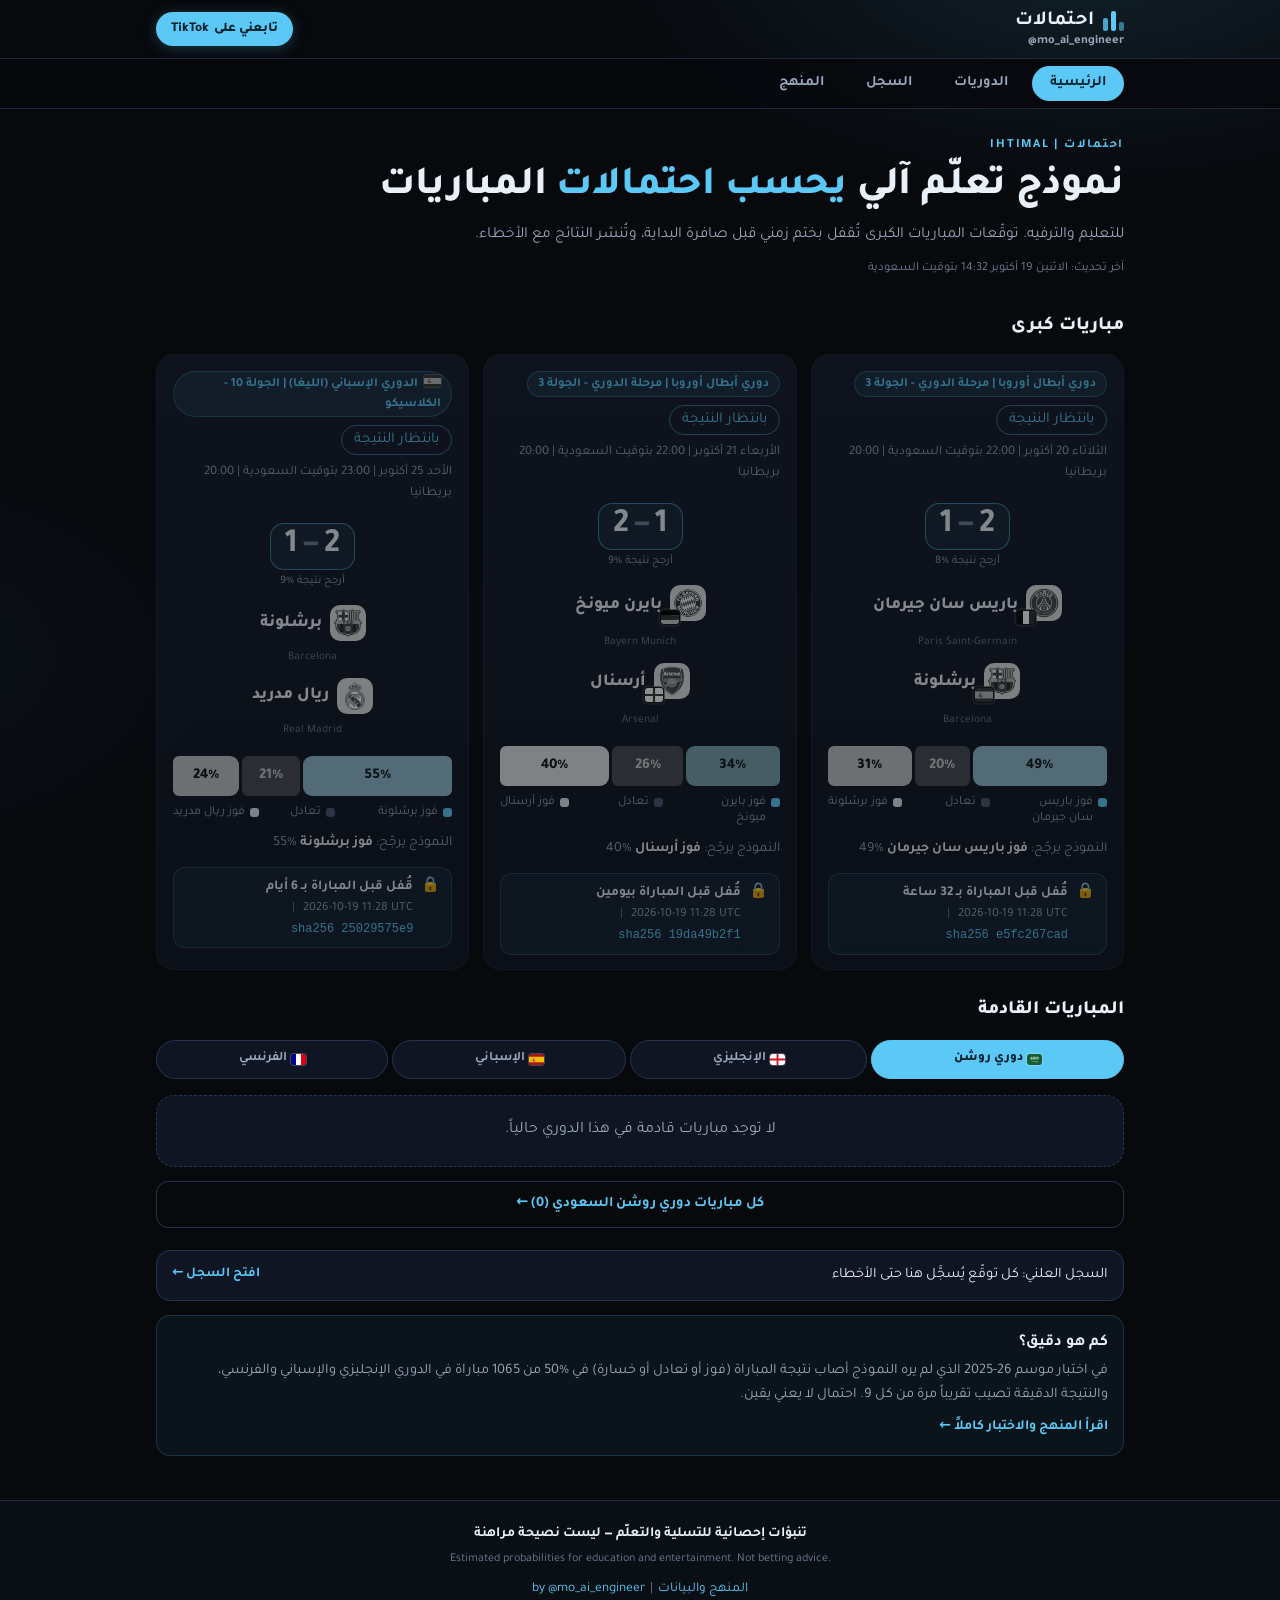
<file: site/index.html>
<!doctype html>
<html lang="ar" dir="rtl">
<head>
<meta charset="utf-8">
<meta name="viewport" content="width=device-width,initial-scale=1,viewport-fit=cover">
<title>الرئيسية | احتمالات</title>
<meta name="description" content="نموذج تعلّم آلي يحسب احتمالات المباريات: دوري روشن والدوري الإنجليزي والإسباني والفرنسي. للتعليم والترفيه.">
<meta name="theme-color" content="#07090D">
<meta property="og:type" content="website"><meta property="og:locale" content="ar_AR">
<meta property="og:title" content="احتمالات | احتمالات المباريات بنموذج تعلّم آلي">
<meta property="og:description" content="احتمالات فوز/تعادل/خسارة وأرجح نتيجة، وسجل علني يشمل الأخطاء.">
<link rel="icon" href="data:image/svg+xml,%3Csvg xmlns='http://www.w3.org/2000/svg' viewBox='0 0 32 32'%3E%3Crect width='32' height='32' rx='8' fill='%2307090D'/%3E%3Crect x='7' y='16' width='5' height='9' rx='2' fill='%235BC8F5' opacity='.55'/%3E%3Crect x='14' y='7' width='5' height='18' rx='2' fill='%235BC8F5'/%3E%3Crect x='21' y='12' width='5' height='13' rx='2' fill='%235BC8F5' opacity='.8'/%3E%3C/svg%3E">
<link rel="preconnect" href="https://fonts.googleapis.com"><link rel="preconnect" href="https://fonts.gstatic.com" crossorigin>
<link href="https://fonts.googleapis.com/css2?family=Tajawal:wght@400;500;700;800&display=swap" rel="stylesheet">
<link rel="stylesheet" href="assets/style.css">
</head>
<body data-page="home">
<div id="hdr"></div>
<main id="app"><div class="wrap"><p class="empty">جارٍ التحميل...</p></div></main>
<div id="ftr"></div>
<noscript><p style="padding:20px;text-align:center">يحتاج الموقع إلى JavaScript لعرض الاحتمالات.</p></noscript>
<script src="assets/teams.js"></script>
<script src="assets/app.js"></script>
</body>
</html>
</file>
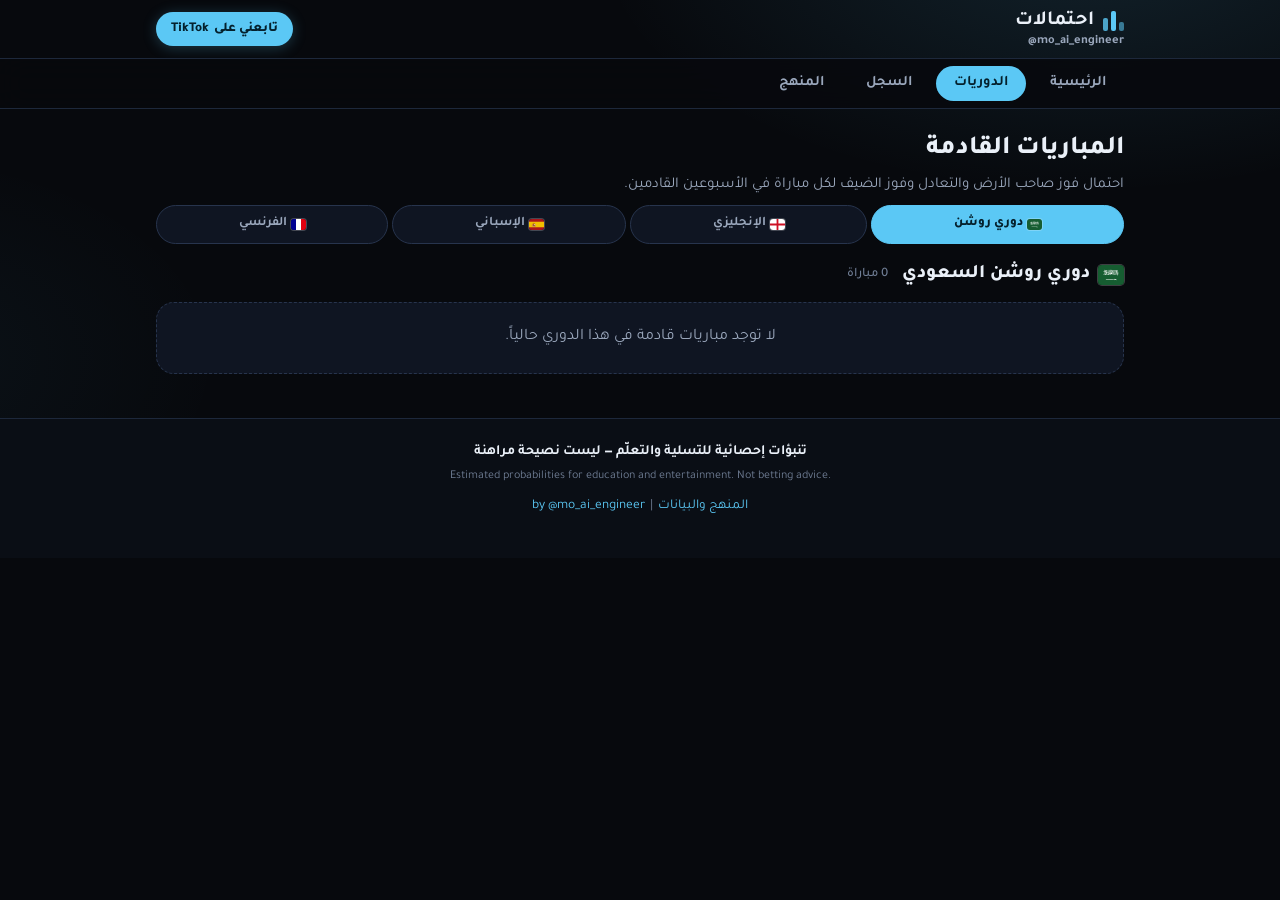
<file: site/league.html>
<!doctype html>
<html lang="ar" dir="rtl">
<head>
<meta charset="utf-8">
<meta name="viewport" content="width=device-width,initial-scale=1,viewport-fit=cover">
<title>المباريات القادمة | احتمالات</title>
<meta name="description" content="نموذج تعلّم آلي يحسب احتمالات المباريات: دوري روشن والدوري الإنجليزي والإسباني والفرنسي. للتعليم والترفيه.">
<meta name="theme-color" content="#07090D">
<meta property="og:type" content="website"><meta property="og:locale" content="ar_AR">
<meta property="og:title" content="احتمالات | احتمالات المباريات بنموذج تعلّم آلي">
<meta property="og:description" content="احتمالات فوز/تعادل/خسارة وأرجح نتيجة، وسجل علني يشمل الأخطاء.">
<link rel="icon" href="data:image/svg+xml,%3Csvg xmlns='http://www.w3.org/2000/svg' viewBox='0 0 32 32'%3E%3Crect width='32' height='32' rx='8' fill='%2307090D'/%3E%3Crect x='7' y='16' width='5' height='9' rx='2' fill='%235BC8F5' opacity='.55'/%3E%3Crect x='14' y='7' width='5' height='18' rx='2' fill='%235BC8F5'/%3E%3Crect x='21' y='12' width='5' height='13' rx='2' fill='%235BC8F5' opacity='.8'/%3E%3C/svg%3E">
<link rel="preconnect" href="https://fonts.googleapis.com"><link rel="preconnect" href="https://fonts.gstatic.com" crossorigin>
<link href="https://fonts.googleapis.com/css2?family=Tajawal:wght@400;500;700;800&display=swap" rel="stylesheet">
<link rel="stylesheet" href="assets/style.css">
</head>
<body data-page="league">
<div id="hdr"></div>
<main id="app"><div class="wrap"><p class="empty">جارٍ التحميل...</p></div></main>
<div id="ftr"></div>
<noscript><p style="padding:20px;text-align:center">يحتاج الموقع إلى JavaScript لعرض الاحتمالات.</p></noscript>
<script src="assets/teams.js"></script>
<script src="assets/app.js"></script>
</body>
</html>
</file>
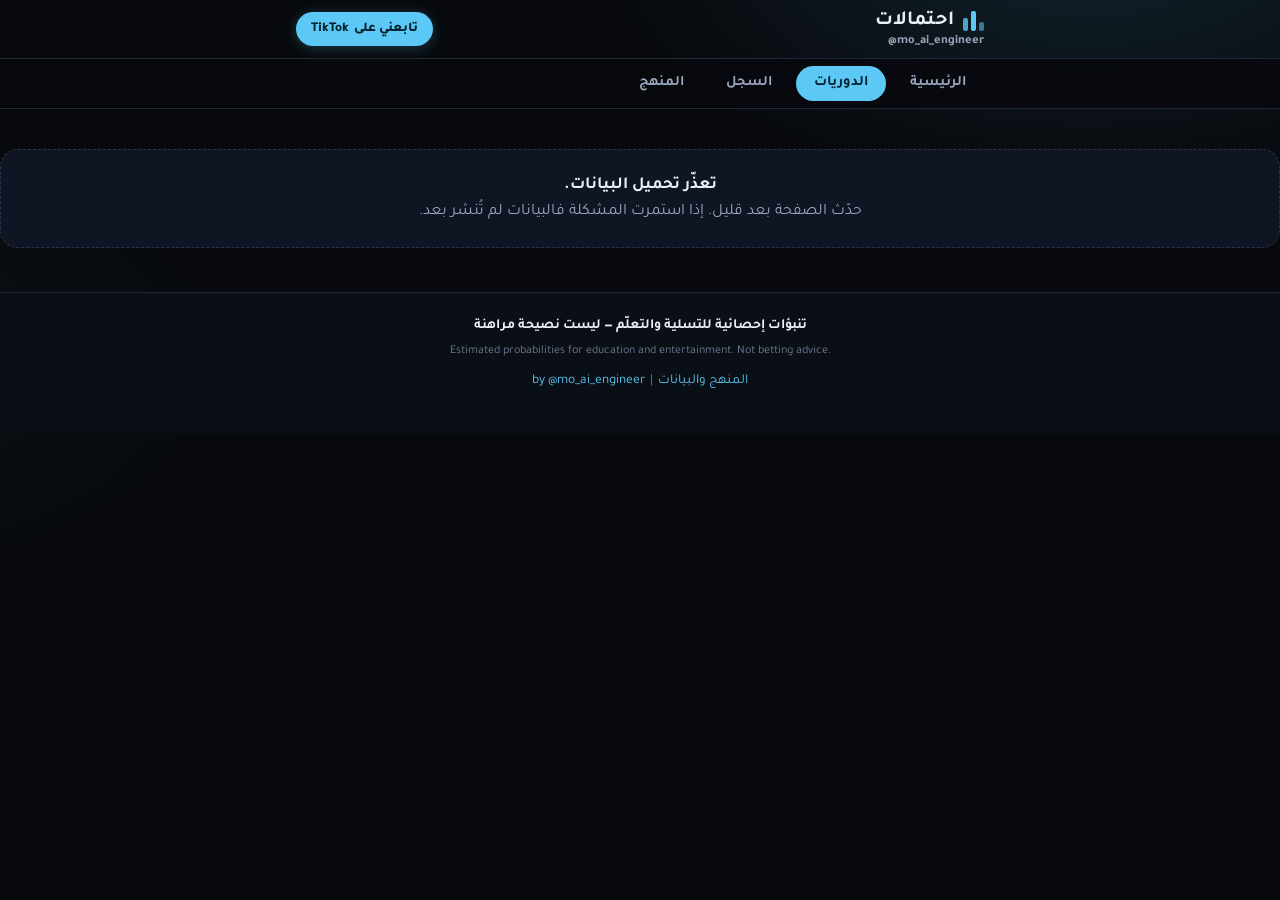
<file: site/match.html>
<!doctype html>
<html lang="ar" dir="rtl">
<head>
<meta charset="utf-8">
<meta name="viewport" content="width=device-width,initial-scale=1,viewport-fit=cover">
<title>المباراة | احتمالات</title>
<meta name="description" content="نموذج تعلّم آلي يحسب احتمالات المباريات: دوري روشن والدوري الإنجليزي والإسباني والفرنسي. للتعليم والترفيه.">
<meta name="theme-color" content="#07090D">
<meta property="og:type" content="website"><meta property="og:locale" content="ar_AR">
<meta property="og:title" content="احتمالات | احتمالات المباريات بنموذج تعلّم آلي">
<meta property="og:description" content="احتمالات فوز/تعادل/خسارة وأرجح نتيجة، وسجل علني يشمل الأخطاء.">
<link rel="icon" href="data:image/svg+xml,%3Csvg xmlns='http://www.w3.org/2000/svg' viewBox='0 0 32 32'%3E%3Crect width='32' height='32' rx='8' fill='%2307090D'/%3E%3Crect x='7' y='16' width='5' height='9' rx='2' fill='%235BC8F5' opacity='.55'/%3E%3Crect x='14' y='7' width='5' height='18' rx='2' fill='%235BC8F5'/%3E%3Crect x='21' y='12' width='5' height='13' rx='2' fill='%235BC8F5' opacity='.8'/%3E%3C/svg%3E">
<link rel="preconnect" href="https://fonts.googleapis.com"><link rel="preconnect" href="https://fonts.gstatic.com" crossorigin>
<link href="https://fonts.googleapis.com/css2?family=Tajawal:wght@400;500;700;800&display=swap" rel="stylesheet">
<link rel="stylesheet" href="assets/style.css">
</head>
<body data-page="match">
<div id="hdr"></div>
<main id="app"><div class="wrap"><p class="empty">جارٍ التحميل...</p></div></main>
<div id="ftr"></div>
<noscript><p style="padding:20px;text-align:center">يحتاج الموقع إلى JavaScript لعرض الاحتمالات.</p></noscript>
<script src="assets/teams.js"></script>
<script src="assets/app.js"></script>
</body>
</html>
</file>
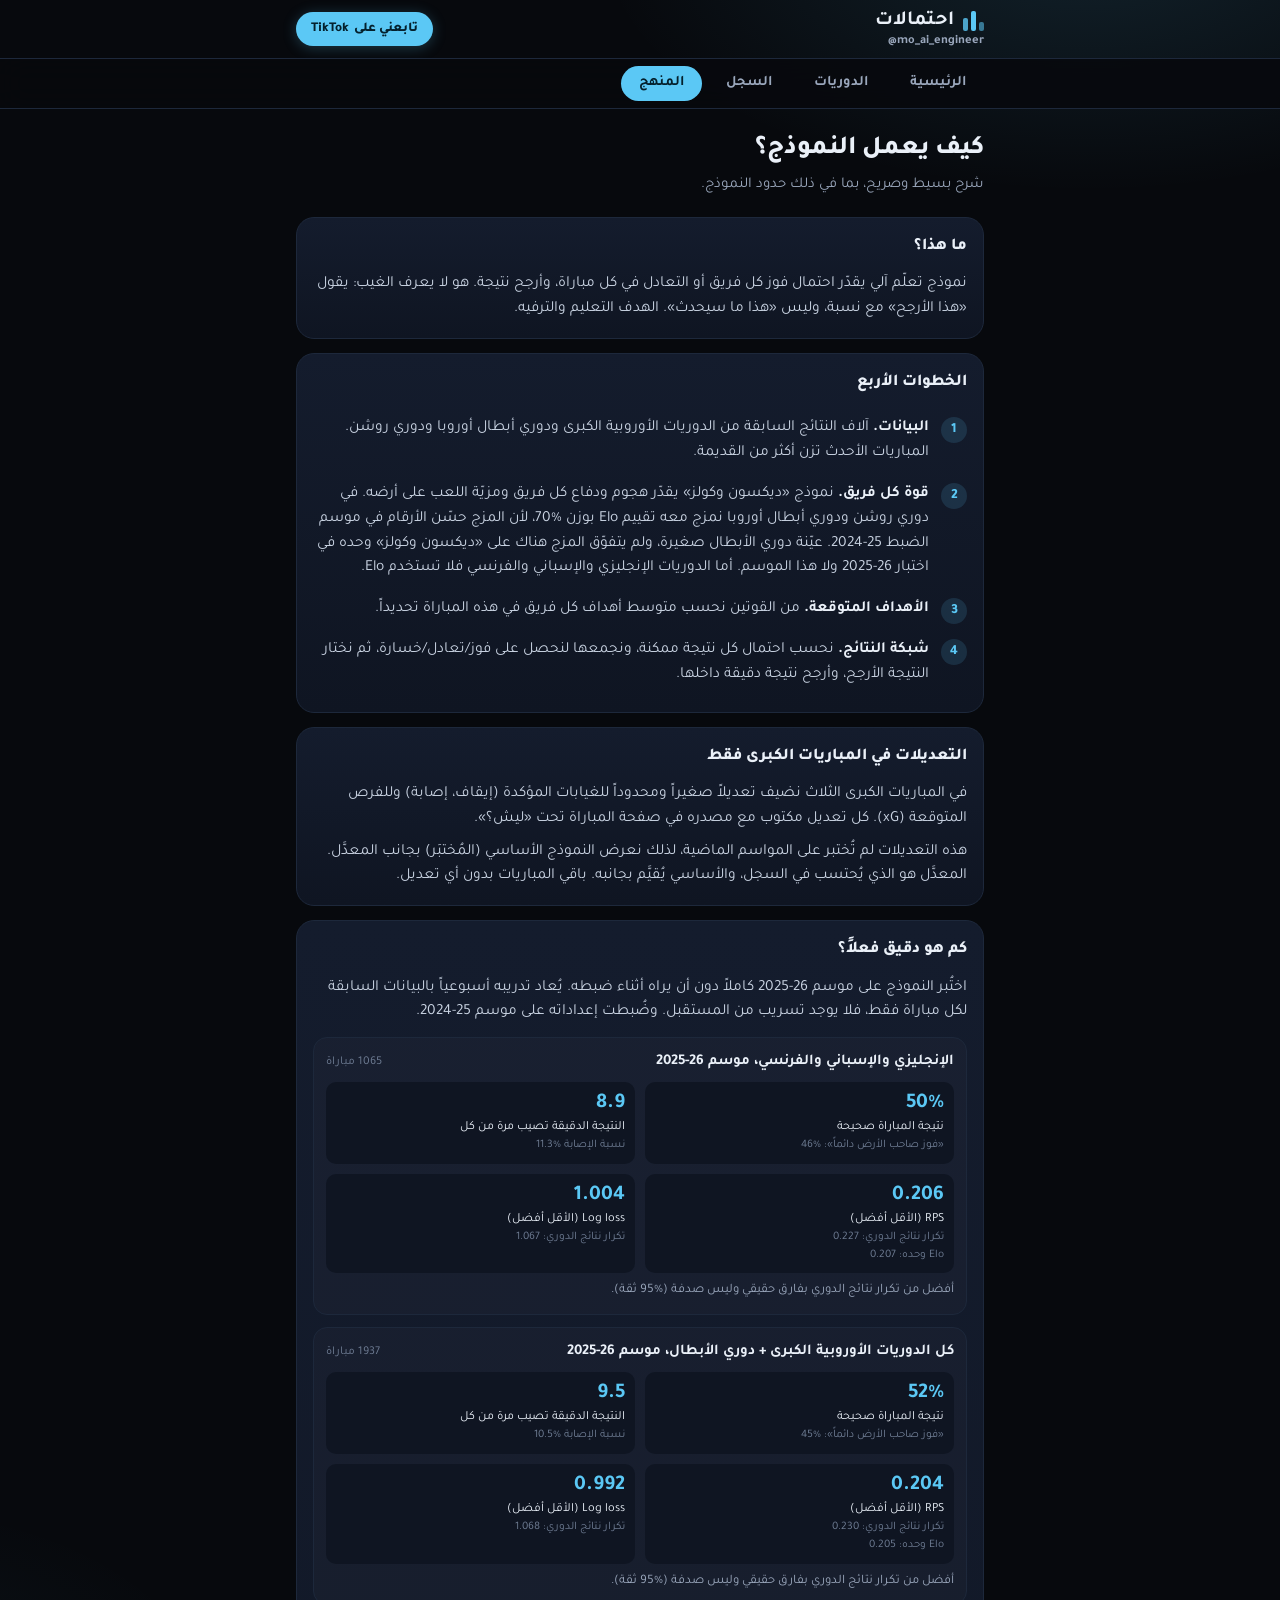
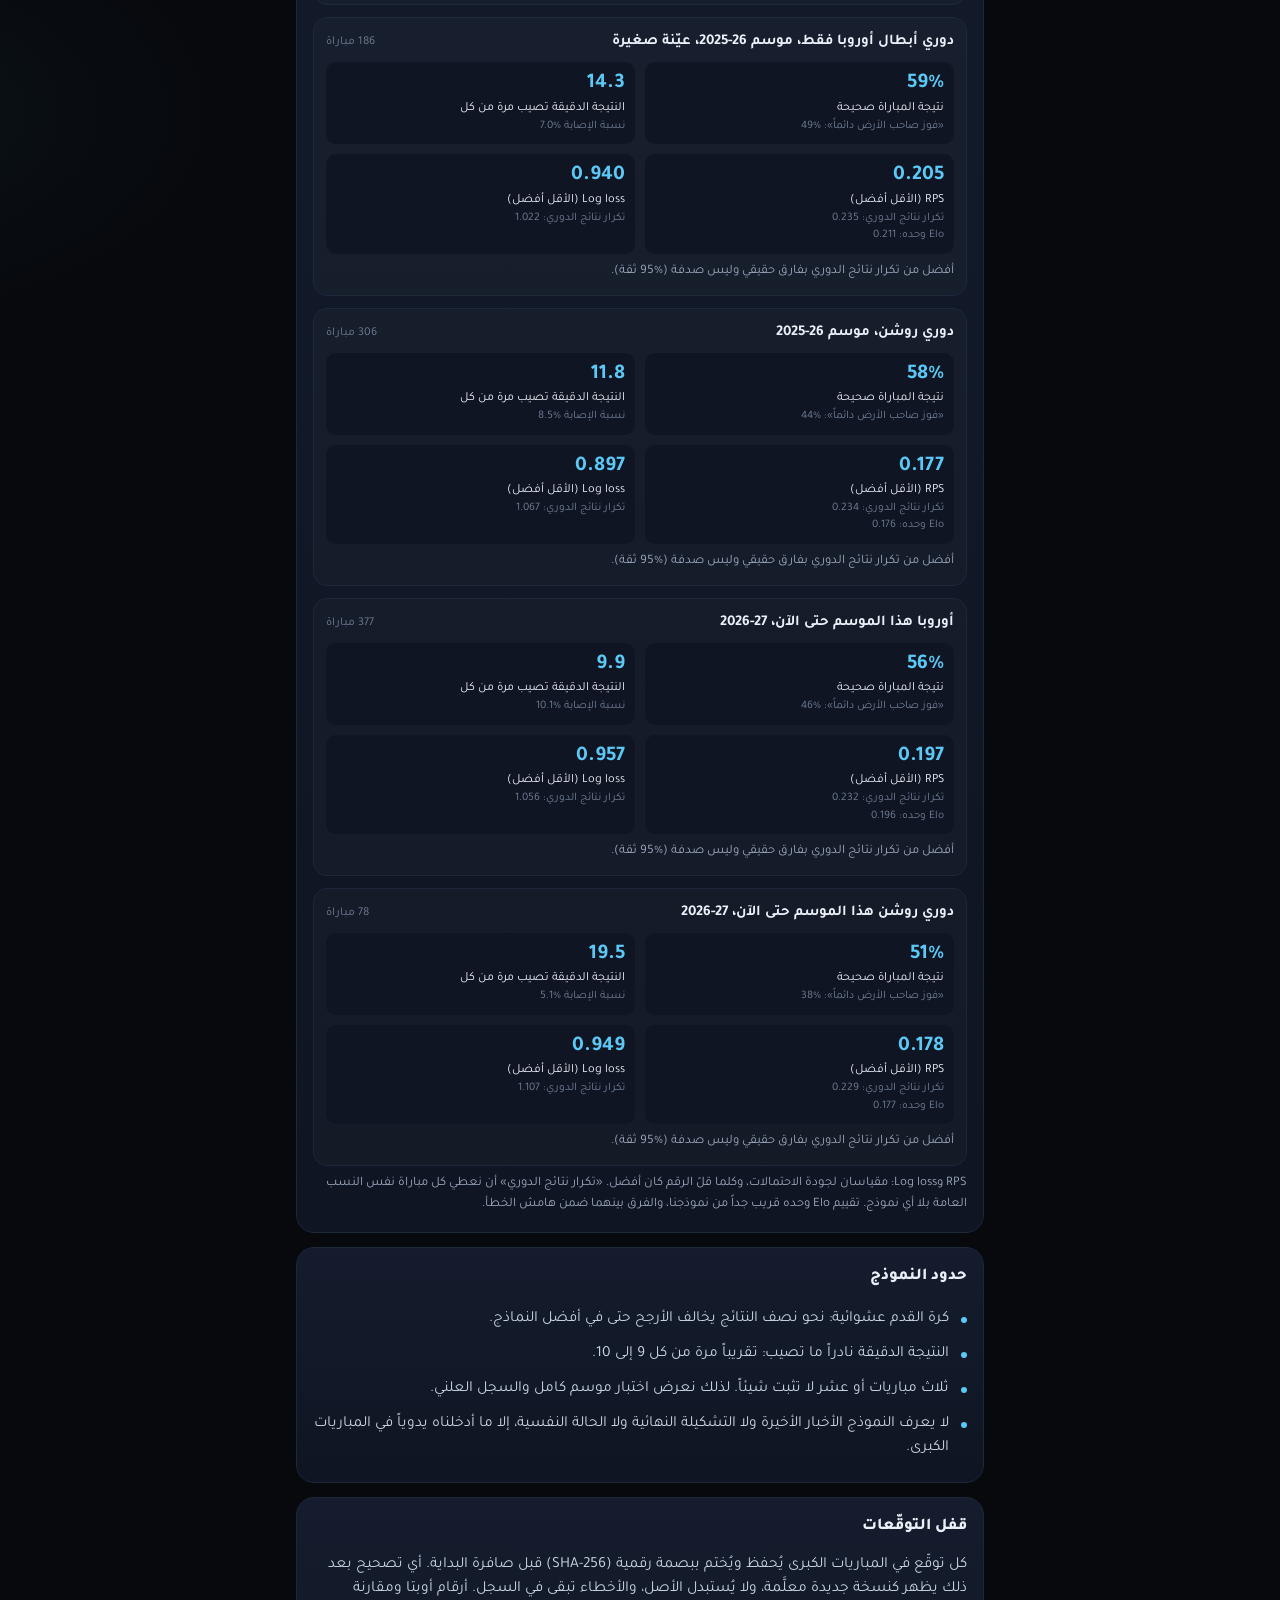
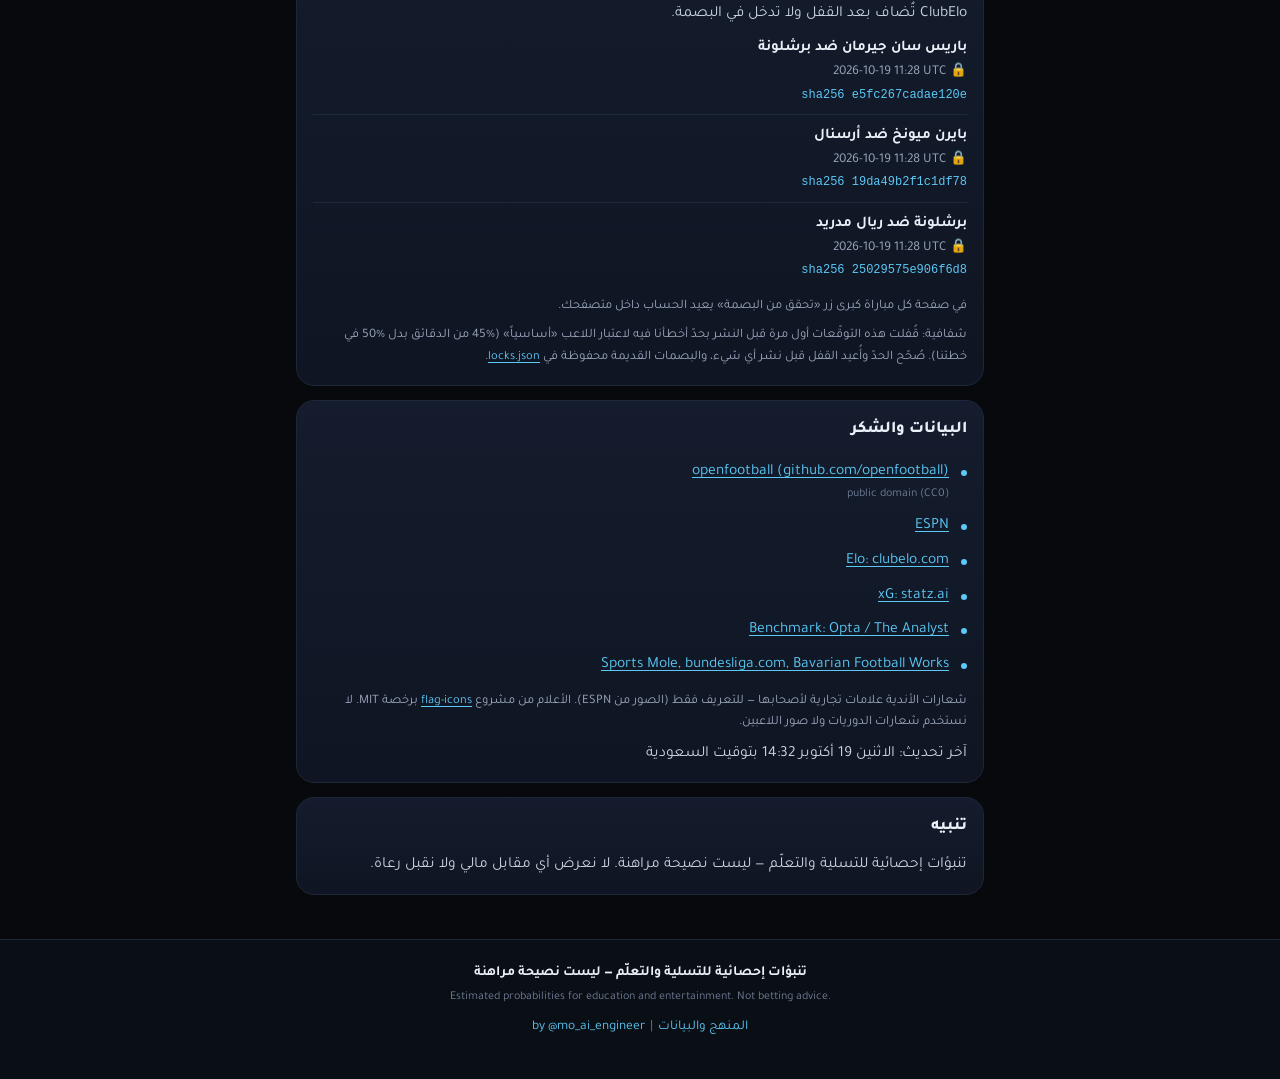
<file: site/method.html>
<!doctype html>
<html lang="ar" dir="rtl">
<head>
<meta charset="utf-8">
<meta name="viewport" content="width=device-width,initial-scale=1,viewport-fit=cover">
<title>المنهج | احتمالات</title>
<meta name="description" content="نموذج تعلّم آلي يحسب احتمالات المباريات: دوري روشن والدوري الإنجليزي والإسباني والفرنسي. للتعليم والترفيه.">
<meta name="theme-color" content="#07090D">
<meta property="og:type" content="website"><meta property="og:locale" content="ar_AR">
<meta property="og:title" content="احتمالات | احتمالات المباريات بنموذج تعلّم آلي">
<meta property="og:description" content="احتمالات فوز/تعادل/خسارة وأرجح نتيجة، وسجل علني يشمل الأخطاء.">
<link rel="icon" href="data:image/svg+xml,%3Csvg xmlns='http://www.w3.org/2000/svg' viewBox='0 0 32 32'%3E%3Crect width='32' height='32' rx='8' fill='%2307090D'/%3E%3Crect x='7' y='16' width='5' height='9' rx='2' fill='%235BC8F5' opacity='.55'/%3E%3Crect x='14' y='7' width='5' height='18' rx='2' fill='%235BC8F5'/%3E%3Crect x='21' y='12' width='5' height='13' rx='2' fill='%235BC8F5' opacity='.8'/%3E%3C/svg%3E">
<link rel="preconnect" href="https://fonts.googleapis.com"><link rel="preconnect" href="https://fonts.gstatic.com" crossorigin>
<link href="https://fonts.googleapis.com/css2?family=Tajawal:wght@400;500;700;800&display=swap" rel="stylesheet">
<link rel="stylesheet" href="assets/style.css">
</head>
<body data-page="method">
<div id="hdr"></div>
<main id="app"><div class="wrap"><p class="empty">جارٍ التحميل...</p></div></main>
<div id="ftr"></div>
<noscript><p style="padding:20px;text-align:center">يحتاج الموقع إلى JavaScript لعرض الاحتمالات.</p></noscript>
<script src="assets/teams.js"></script>
<script src="assets/app.js"></script>
</body>
</html>
</file>
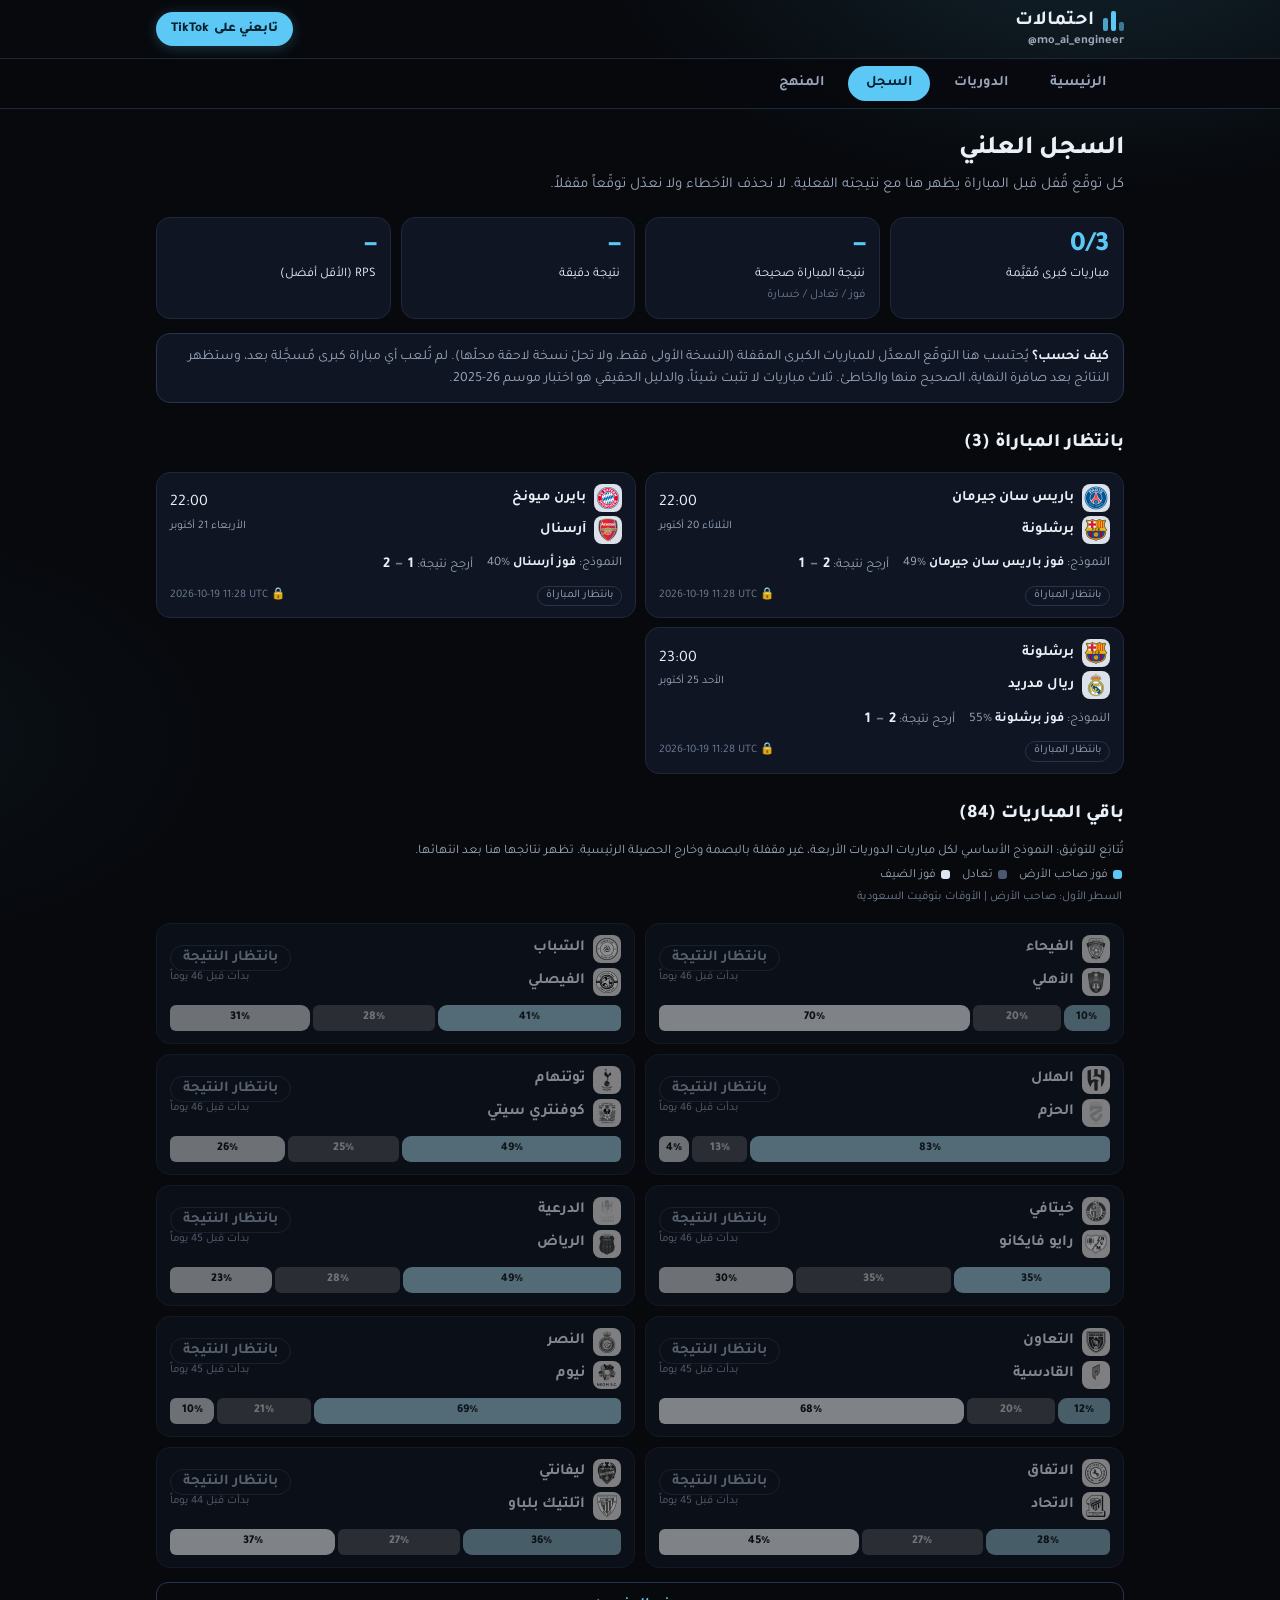
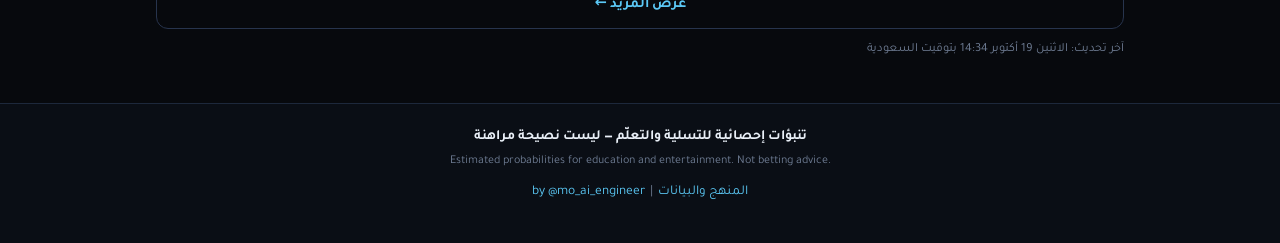
<file: site/record.html>
<!doctype html>
<html lang="ar" dir="rtl">
<head>
<meta charset="utf-8">
<meta name="viewport" content="width=device-width,initial-scale=1,viewport-fit=cover">
<title>السجل العلني | احتمالات</title>
<meta name="description" content="نموذج تعلّم آلي يحسب احتمالات المباريات: دوري روشن والدوري الإنجليزي والإسباني والفرنسي. للتعليم والترفيه.">
<meta name="theme-color" content="#07090D">
<meta property="og:type" content="website"><meta property="og:locale" content="ar_AR">
<meta property="og:title" content="احتمالات | احتمالات المباريات بنموذج تعلّم آلي">
<meta property="og:description" content="احتمالات فوز/تعادل/خسارة وأرجح نتيجة، وسجل علني يشمل الأخطاء.">
<link rel="icon" href="data:image/svg+xml,%3Csvg xmlns='http://www.w3.org/2000/svg' viewBox='0 0 32 32'%3E%3Crect width='32' height='32' rx='8' fill='%2307090D'/%3E%3Crect x='7' y='16' width='5' height='9' rx='2' fill='%235BC8F5' opacity='.55'/%3E%3Crect x='14' y='7' width='5' height='18' rx='2' fill='%235BC8F5'/%3E%3Crect x='21' y='12' width='5' height='13' rx='2' fill='%235BC8F5' opacity='.8'/%3E%3C/svg%3E">
<link rel="preconnect" href="https://fonts.googleapis.com"><link rel="preconnect" href="https://fonts.gstatic.com" crossorigin>
<link href="https://fonts.googleapis.com/css2?family=Tajawal:wght@400;500;700;800&display=swap" rel="stylesheet">
<link rel="stylesheet" href="assets/style.css">
</head>
<body data-page="record">
<div id="hdr"></div>
<main id="app"><div class="wrap"><p class="empty">جارٍ التحميل...</p></div></main>
<div id="ftr"></div>
<noscript><p style="padding:20px;text-align:center">يحتاج الموقع إلى JavaScript لعرض الاحتمالات.</p></noscript>
<script src="assets/teams.js"></script>
<script src="assets/app.js"></script>
</body>
</html>
</file>
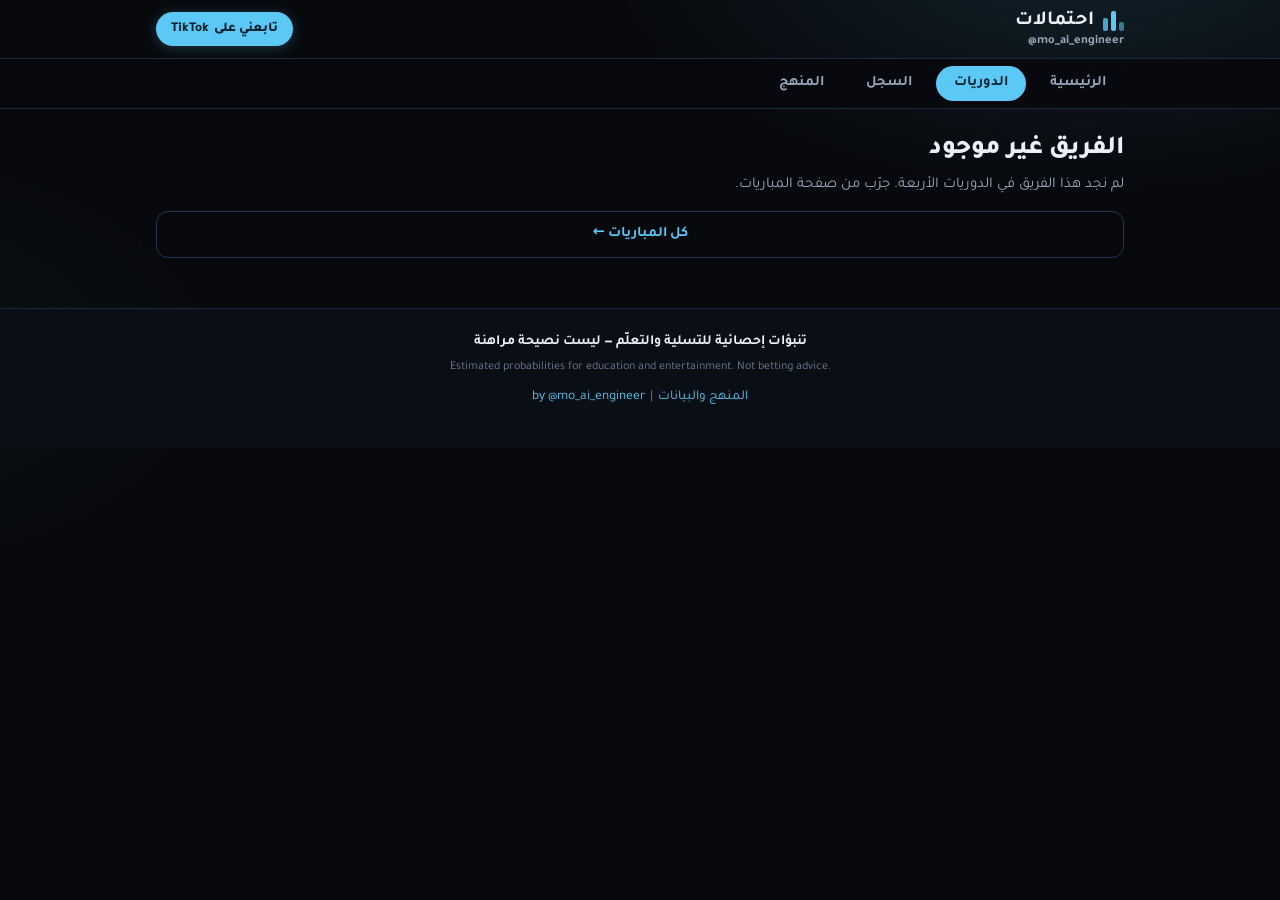
<file: site/team.html>
<!doctype html>
<html lang="ar" dir="rtl">
<head>
<meta charset="utf-8">
<meta name="viewport" content="width=device-width,initial-scale=1,viewport-fit=cover">
<title>الفريق | احتمالات</title>
<meta name="description" content="نموذج تعلّم آلي يحسب احتمالات المباريات: دوري روشن والدوري الإنجليزي والإسباني والفرنسي. للتعليم والترفيه.">
<meta name="theme-color" content="#07090D">
<meta property="og:type" content="website"><meta property="og:locale" content="ar_AR">
<meta property="og:title" content="احتمالات | احتمالات المباريات بنموذج تعلّم آلي">
<meta property="og:description" content="احتمالات فوز/تعادل/خسارة وأرجح نتيجة، وسجل علني يشمل الأخطاء.">
<link rel="icon" href="data:image/svg+xml,%3Csvg xmlns='http://www.w3.org/2000/svg' viewBox='0 0 32 32'%3E%3Crect width='32' height='32' rx='8' fill='%2307090D'/%3E%3Crect x='7' y='16' width='5' height='9' rx='2' fill='%235BC8F5' opacity='.55'/%3E%3Crect x='14' y='7' width='5' height='18' rx='2' fill='%235BC8F5'/%3E%3Crect x='21' y='12' width='5' height='13' rx='2' fill='%235BC8F5' opacity='.8'/%3E%3C/svg%3E">
<link rel="preconnect" href="https://fonts.googleapis.com"><link rel="preconnect" href="https://fonts.gstatic.com" crossorigin>
<link href="https://fonts.googleapis.com/css2?family=Tajawal:wght@400;500;700;800&display=swap" rel="stylesheet">
<link rel="stylesheet" href="assets/style.css">
</head>
<body data-page="team">
<div id="hdr"></div>
<main id="app"><div class="wrap"><p class="empty">جارٍ التحميل...</p></div></main>
<div id="ftr"></div>
<noscript><p style="padding:20px;text-align:center">يحتاج الموقع إلى JavaScript لعرض الاحتمالات.</p></noscript>
<script src="assets/teams.js"></script>
<script src="assets/app.js"></script>
</body>
</html>
</file>
<file: site/assets/style.css>
/* احتمالات | Ihtimal — dark navy + sky, Arabic RTL, mobile-first */
:root{
  --bg:#07090D; --bg2:#0A0E15; --card:#0F1522; --card2:#141C2D; --line:#1D283B; --line2:#27344D;
  --text:#EAF0F8; --mut:#9AA7BC; --mut2:#6F7D94; --sky:#5BC8F5; --sky-d:#2C8DB6; --draw:#4B5872; --away:#DDE6F1;
  --ok:#5BC8F5; --no:#8793A8; --r:18px;
}
html,body{max-width:100%;overflow-x:hidden}
*{box-sizing:border-box;-webkit-tap-highlight-color:transparent}
html{-webkit-text-size-adjust:100%}
body{margin:0;background:var(--bg);color:var(--text);font-family:Tajawal,"IBM Plex Sans Arabic","Geeza Pro","Noto Sans Arabic","Segoe UI",system-ui,sans-serif;font-size:16px;line-height:1.6;min-height:100vh;
  background-image:radial-gradient(700px 360px at 85% -60px,rgba(91,200,245,.13),transparent 70%),radial-gradient(500px 300px at -10% 40%,rgba(91,200,245,.05),transparent 70%);background-repeat:no-repeat}
a{color:inherit;text-decoration:none}
h1,h2,h3,p,ul,ol{margin:0}
ul,ol{padding:0;list-style:none}
button{font:inherit;color:inherit}
.wrap{max-width:660px;margin:0 auto;padding:0 16px}
.n{direction:ltr;unicode-bidi:isolate;display:inline-block;font-variant-numeric:tabular-nums}
.sep{color:var(--mut2);margin:0 2px}
.fine{font-size:13px;color:var(--mut);line-height:1.6;margin-top:10px}

/* header */
#hdr{display:contents}
.top-in{display:flex;align-items:center;justify-content:space-between;gap:10px;height:52px}
.navbar{position:sticky;top:0;z-index:20;background:rgba(7,9,13,.86);backdrop-filter:blur(14px);-webkit-backdrop-filter:blur(14px);border-top:1px solid var(--line);border-bottom:1px solid var(--line)}
.brand{display:flex;align-items:center;gap:9px;font-size:21px;font-weight:800;letter-spacing:.2px}
.logo{display:inline-flex;align-items:flex-end;gap:3px;height:20px}
.logo i{display:block;width:5px;border-radius:2px;background:var(--sky)}
.logo i:nth-child(1){height:9px;opacity:.55}.logo i:nth-child(2){height:20px}.logo i:nth-child(3){height:13px;opacity:.8}
.nav{display:flex;gap:6px;padding:7px 16px}
.nav a{flex:1;text-align:center;padding:6px 4px;border-radius:999px;font-size:14.5px;color:var(--mut);font-weight:600}
.nav a.on{color:#04202C;background:var(--sky);font-weight:700}

/* hero / page heads */
.hero{padding:26px 0 8px}
.kick{font-size:12.5px;letter-spacing:.14em;color:var(--sky);font-weight:700;direction:ltr;text-align:right;margin-bottom:6px;text-transform:uppercase}
.hero h1{font-size:30px;line-height:1.3;font-weight:800;letter-spacing:-.2px}
.hl{color:var(--sky)}
.strap{color:var(--mut);margin-top:10px;font-size:15.5px}
.updated{color:var(--mut2);font-size:12.5px;margin-top:10px}
.pagehead{padding:24px 0 6px}
.pagehead h1{font-size:26px;font-weight:800;line-height:1.3;display:flex;align-items:center;gap:8px}
.sub{color:var(--mut);margin-top:6px;font-size:15px}

/* sections */
.sec{margin-top:26px}
.sec-h{display:flex;align-items:baseline;justify-content:space-between;margin-bottom:12px}
.sec-h h2{font-size:19px;font-weight:800}
.empty{background:var(--card);border:1px dashed var(--line2);border-radius:var(--r);padding:22px 16px;color:var(--mut);text-align:center;margin-top:12px}
.empty.err{margin-top:40px}.empty b{color:var(--text);font-size:17px}

/* cards */
.card{display:block;background:linear-gradient(180deg,var(--card2),var(--card));border:1px solid var(--line);border-radius:var(--r);padding:16px;margin-top:14px}
.ch{font-size:16.5px;font-weight:800;margin-bottom:12px}
.chip{display:inline-block;font-size:12.5px;font-weight:700;color:var(--sky);background:rgba(91,200,245,.10);border:1px solid rgba(91,200,245,.28);padding:2px 10px;border-radius:999px}
.dot{display:inline-block;width:11px;height:11px;border-radius:50%;flex:none;box-shadow:0 0 0 2px rgba(255,255,255,.08)}
.dot.lg{width:16px;height:16px}

/* featured card */
.feat-grid{display:grid;grid-template-columns:minmax(0,1fr);gap:14px}
.feat{margin-top:0;padding:16px 16px 14px;position:relative;transition:border-color .15s,transform .15s}
.feat:active{transform:scale(.99)}
.feat:hover{border-color:rgba(91,200,245,.5)}
.feat-top{display:flex;gap:8px;align-items:center}
.feat-when{font-size:13px;color:var(--mut);margin:8px 0 14px}
.feat-teams,.mteams{display:grid;grid-template-columns:minmax(0,1fr) auto minmax(0,1fr);align-items:center;gap:6px;margin-bottom:16px}
.ft{display:flex;flex-direction:column;align-items:center;text-align:center;gap:3px;min-width:0}
.ft b{font-size:17px;font-weight:800;line-height:1.25}
.ft small{font-size:11.5px;color:var(--mut2);direction:ltr}
.ft-mid{display:flex;flex-direction:column;align-items:center;gap:3px;min-width:84px}
.ft-mid small{font-size:11.5px;color:var(--mut)}
.score{display:inline-flex;align-items:center;gap:6px;font-weight:800;font-variant-numeric:tabular-nums}
.score i{font-style:normal;color:var(--mut2)}
.score.xl{font-size:34px;padding:2px 14px;border:1.5px solid rgba(91,200,245,.55);border-radius:14px;background:rgba(91,200,245,.08);line-height:1.2}
.score.lg{font-size:26px;color:var(--sky)}
.feat-lean,.lean{font-size:14px;color:var(--mut);margin-top:12px}
.feat-lean b,.lean b{color:var(--text)}
.feat-res{margin-top:10px;display:flex;align-items:center;gap:8px;font-size:14px;color:var(--mut)}

/* W/D/L bar */
.wdl{display:flex;height:34px;gap:3px;direction:rtl}
.wdl .seg{display:flex;align-items:center;justify-content:center;min-width:34px;font-weight:800;font-size:13.5px;border-radius:9px;transition:filter .15s}
.wdl .seg.h{background:var(--sky);color:#04202C;border-radius:9px 6px 6px 9px}
.wdl .seg.d{background:var(--draw);color:#E6ECF5;border-radius:6px}
.wdl .seg.a{background:var(--away);color:#0A1220;border-radius:6px 9px 9px 6px}
.wdl .seg:not(.top){filter:brightness(.86)}
.wdl.sm{height:26px}.wdl.sm .seg{font-size:12px;min-width:30px}
.wdl.lg{height:40px}.wdl.lg .seg{font-size:15px}
.wdl-lbl,.key{display:flex;gap:10px;font-size:12.5px;color:var(--mut)}
.wdl-lbl{margin-top:8px;justify-content:space-between;gap:8px}
.wdl-lbl .lbl{flex:1 1 0;display:flex;align-items:flex-start;gap:5px;min-width:0}.wdl-lbl .lbl i{margin-top:4px}
.wdl-lbl .lbl:nth-child(2){justify-content:center}.wdl-lbl .lbl:nth-child(3){justify-content:flex-end}
.wdl-lbl .lbl span{line-height:1.3}
.lbl i{width:9px;height:9px;border-radius:3px;flex:none}
.lbl.h i{background:var(--sky)}.lbl.d i{background:var(--draw)}.lbl.a i{background:var(--away)}
.key{margin:2px 2px 6px;flex-direction:column;gap:3px}.key-r{display:flex;gap:12px;flex-wrap:wrap}.key .lbl{display:flex;align-items:center;gap:5px}.key-n{font-size:12px;color:var(--mut2)}
.wdl-na{color:var(--mut2);font-size:13px}

/* lock line */
.lock{display:flex;gap:8px;align-items:flex-start;margin-top:12px;padding:9px 11px;border-radius:12px;background:rgba(91,200,245,.07);border:1px solid rgba(91,200,245,.2);font-size:12.5px;color:var(--mut);line-height:1.55}
.lock.off{background:transparent;border:1px dashed var(--line2)}
.lock-ic{font-size:15px;line-height:1.3}
.lock-t{min-width:0}.lock-w{color:var(--text);font-weight:600;font-size:13.5px}.lock-m{display:flex;flex-wrap:wrap;gap:2px 6px;align-items:center;margin-top:1px}.lock-m>*{white-space:nowrap}
.sha{font-family:ui-monospace,SFMono-Regular,Menlo,monospace;color:var(--sky);font-size:12px}

/* league tabs and lists */
.tabs{display:flex;gap:6px;overflow-x:auto;scrollbar-width:none;margin:0 -16px 14px;padding:2px 16px;scroll-snap-type:x proximity}
.tabs::-webkit-scrollbar{display:none}
.tab{flex:1 1 auto;text-align:center;white-space:nowrap;padding:8px 8px;border-radius:999px;border:1px solid var(--line2);color:var(--mut);font-size:14.5px;font-weight:600;scroll-snap-align:start;background:var(--card)}
.tab.on{background:var(--sky);color:#04202C;border-color:var(--sky);font-weight:800}
.lg-title{font-size:19px;font-weight:800;margin:4px 0 10px}.lg-title small{font-size:13px;color:var(--mut2);font-weight:500;margin-inline-start:6px}
.day{font-size:14px;font-weight:700;color:var(--sky);margin:18px 0 8px;padding-bottom:6px;border-bottom:1px solid var(--line)}
.fxlist{display:flex;flex-direction:column;gap:9px}
.fx{display:block;background:var(--card);border:1px solid var(--line);border-radius:14px;padding:11px 13px 12px;position:relative}
.fx:active{background:var(--card2)}
.fx.pinned{margin-top:8px;padding-top:15px;border-color:rgba(91,200,245,.5);background:linear-gradient(180deg,rgba(91,200,245,.09),var(--card))}
.pin{position:absolute;top:-9px;inset-inline-start:12px;font-size:11px;font-weight:800;background:var(--sky);color:#04202C;padding:1px 9px;border-radius:999px}
.fx-top{display:flex;justify-content:space-between;align-items:center;gap:10px;margin-bottom:9px}
.fx-teams{display:flex;flex-direction:column;gap:5px;min-width:0}
.tm{display:flex;align-items:center;gap:8px;min-width:0}
.tm-t{display:flex;flex-direction:column;line-height:1.25;min-width:0}
.tm-t b{font-size:15.5px;font-weight:700;white-space:nowrap;overflow:hidden;text-overflow:ellipsis}
.tm-t small{font-size:11px;color:var(--mut2);direction:ltr;text-align:right}
.fx-time{display:flex;flex-direction:column;align-items:flex-end;text-align:end;flex:none;line-height:1.3}
.fx-time .big{font-size:21px;font-weight:800}
.fx-time small{font-size:11.5px;color:var(--mut)}
.ppd{color:var(--mut);font-size:15px;border:1px solid var(--line2);border-radius:999px;padding:2px 12px}
.more{display:block;margin-top:14px;text-align:center;padding:11px;border-radius:12px;border:1px solid var(--line2);color:var(--sky);font-weight:700;font-size:14.5px}
.more::after{content:" ←"}

/* record chip + how */
.recchip{display:flex;justify-content:space-between;align-items:center;gap:10px;margin-top:22px;padding:13px 15px;border-radius:14px;background:var(--card);border:1px solid var(--line2);font-size:14.5px}
.rc-a{color:var(--sky);font-weight:700;font-size:13.5px;white-space:nowrap}.rc-a::after{content:" ←"}
.how{margin-top:14px;padding:15px;border-radius:14px;background:rgba(91,200,245,.06);border:1px solid rgba(91,200,245,.18)}
.how b{font-size:16px}.how p{color:var(--mut);margin:4px 0 8px;font-size:14.5px}.how a{color:var(--sky);font-weight:700;font-size:14px}.how a::after{content:" ←"}

/* match page */
.crumbs{display:flex;justify-content:space-between;align-items:center;margin-top:14px;font-size:14px}
.crumbs a{color:var(--sky);font-weight:600}.crumbs a::before{content:"→ "}
.share{background:var(--card);border:1px solid var(--line2);color:var(--text);padding:5px 14px;border-radius:999px;font-size:13.5px;cursor:pointer}
.mhead{text-align:center}.mhead .chip{margin-bottom:14px}
.mhead .ft b{font-size:20px}
.vs{color:var(--mut2);font-weight:700;font-size:15px;min-width:50px}
.when{font-size:13.5px;color:var(--mut)}.venue{font-size:13px;color:var(--mut2);margin-top:2px}
.ppd-l{font-size:18px;font-weight:800;color:var(--mut)}
.pick{display:flex;align-items:center;gap:10px;flex-wrap:wrap;margin-top:14px;padding:12px 14px;background:rgba(91,200,245,.07);border-radius:14px;border:1px solid rgba(91,200,245,.22)}
.pick-l{font-weight:800;font-size:15px}.pick-p{color:var(--mut);font-size:14px}
.tops li{display:grid;grid-template-columns:78px 1fr 44px;align-items:center;gap:10px;padding:7px 0;border-bottom:1px solid var(--line)}
.tops li:last-child{border:0}
.tops .score{font-size:18px}
.tbar{display:block;height:8px;border-radius:5px;background:var(--line)}.tbar i{display:block;height:100%;border-radius:5px;background:var(--sky)}
.tops li>.n{text-align:end;font-weight:700;font-size:14px}
.tops li.act .tbar i{background:#fff}
.heat-ax{display:flex;justify-content:space-between;font-size:12px;color:var(--mut);margin-bottom:8px;gap:8px}.heat-ax b{color:var(--text)}
.heat-sc{overflow-x:auto}
.heat{border-collapse:separate;border-spacing:3px;width:100%;table-layout:fixed;direction:rtl}
.heat th{font-size:12px;color:var(--mut);font-weight:700;padding:3px 0}
.heat th.corner{width:26px}
.heat td{height:40px;text-align:center;font-size:12px;font-weight:700;border-radius:7px;color:#EAF6FC;border:1.5px solid transparent}
.heat td.is-pick{border-color:var(--sky);box-shadow:0 0 0 1px var(--sky) inset}
.heat td.is-act{outline:2px solid #fff;outline-offset:-2px}
.kv{display:flex;flex-direction:column;gap:1px;padding:9px 0;border-bottom:1px solid var(--line);font-size:15px}
.kv>span:first-child{color:var(--mut);font-size:12.5px}
.sub-h{font-size:15px;font-weight:800;margin:14px 0 6px}
.adj li{padding:10px 0;border-bottom:1px solid var(--line);display:flex;flex-wrap:wrap;gap:4px 8px;align-items:baseline;font-size:14.5px}
.adj li:last-child{border:0}
.adj-t{font-size:12px;color:var(--sky);border:1px solid rgba(91,200,245,.3);padding:0 8px;border-radius:999px}
.adj-n{color:var(--mut);flex-basis:100%}
.adj small{color:var(--mut2);font-size:12px}
.src{font-size:12.5px;color:var(--sky);text-decoration:underline;text-underline-offset:3px}
.tbl{width:100%;border-collapse:collapse;font-size:14px;margin-top:6px}
.tbl th{font-size:12px;color:var(--mut);font-weight:700;text-align:center;padding:6px 4px;border-bottom:1px solid var(--line2)}
.tbl td{text-align:center;padding:8px 4px;border-bottom:1px solid var(--line)}
.tbl td:first-child{text-align:start;color:var(--mut);padding-inline-end:6px}
.tbl tr.em td{color:var(--text);font-weight:800}
.tbl tr.sens td{color:var(--mut2);font-size:13px}
.tbl-s{overflow-x:auto}
.res-row{display:flex;justify-content:space-between;align-items:center;gap:10px;padding:9px 0;border-bottom:1px solid var(--line);font-size:14.5px}
.res-row:last-child{border:0}.res-row>span:first-child{color:var(--mut)}
.hit{color:var(--sky)}.miss{color:var(--no)}
.raw{margin:18px 0 6px;text-align:center;font-size:13px}.raw a{color:var(--mut);text-decoration:underline;text-underline-offset:3px}

/* record */
.stats{display:grid;grid-template-columns:1fr 1fr;gap:10px;margin-top:14px}
.stat{background:var(--card);border:1px solid var(--line);border-radius:14px;padding:12px 14px;display:flex;flex-direction:column;gap:1px}
.stat b{font-size:28px;font-weight:800;line-height:1.2;color:var(--sky)}.stat span{font-size:13px;color:var(--text)}.stat small{font-size:12px;color:var(--mut2)}
.base{margin-top:10px}
.note{margin-top:14px;padding:12px 14px;border-radius:14px;border:1px solid var(--line2);background:var(--card);color:var(--mut);font-size:14px}.note b{color:var(--text)}
.reclist{display:flex;flex-direction:column;gap:9px}
.rec{display:block;background:var(--card);border:1px solid var(--line);border-radius:14px;padding:11px 13px}
.rec.dim{opacity:.72}
.rec-top{display:flex;justify-content:space-between;align-items:center;gap:10px}
.rec-teams{display:flex;flex-direction:column;gap:4px;min-width:0}.rec-teams .tm-t b{font-size:14.5px}
.rec-res{display:flex;flex-direction:column;align-items:flex-end;gap:1px}.rec-res small{font-size:11.5px;color:var(--mut)}.rec-res .score{font-size:20px}
.rec-mid{display:flex;flex-wrap:wrap;gap:4px 14px;font-size:13px;color:var(--mut);margin-top:9px;align-items:center}.rec-mid b{color:var(--text)}.rec-mid .score{font-size:15px}
.rec-foot{display:flex;flex-wrap:wrap;gap:6px;margin-top:9px;align-items:center}
.mark{font-size:12.5px;font-weight:700;padding:1px 9px;border-radius:999px}
.mark.ok{color:#04202C;background:var(--sky)}.mark.no{color:var(--mut);background:rgba(135,147,168,.16)}
.tag{font-size:11.5px;color:var(--mut);border:1px solid var(--line2);padding:0 8px;border-radius:999px}
.rec-lock{font-size:11.5px;color:var(--mut2);margin-inline-start:auto}

/* method / prose */
.prose .pr p{color:#C9D3E2;margin-top:8px;font-size:15.5px}
.prose .pr p:first-of-type{margin-top:0}
.steps{counter-reset:s}.steps li{counter-increment:s;position:relative;padding:8px 38px 8px 0;color:#C9D3E2;font-size:15.5px}
.steps li::before{content:counter(s);position:absolute;inset-inline-start:0;top:9px;width:26px;height:26px;border-radius:50%;background:rgba(91,200,245,.14);color:var(--sky);font-weight:800;font-size:14px;display:flex;align-items:center;justify-content:center;font-variant-numeric:tabular-nums}
.steps li b{color:var(--text)}
.bul li{position:relative;padding:5px 18px 5px 0;color:#C9D3E2;font-size:15.5px}
.bul li::before{content:"";position:absolute;inset-inline-start:0;top:15px;width:6px;height:6px;border-radius:50%;background:var(--sky)}
.bul a{color:var(--sky);text-decoration:underline;text-underline-offset:3px}

/* footer */
.foot{margin-top:44px;padding:22px 0 40px;border-top:1px solid var(--line);text-align:center;color:var(--mut);font-size:13.5px;background:var(--bg2)}
.disc{font-weight:700;color:var(--text);font-size:14px}
.disc-en{margin-top:4px;font-size:12px;color:var(--mut2);text-align:center}
.by{margin-top:10px}.by a{color:var(--sky)}

@media (min-width:880px){
  .wrap{max-width:1000px}
  .nav a{flex:none;padding:6px 18px}
  .hero h1{font-size:40px}
  .feat-grid{grid-template-columns:repeat(3,1fr)}
  .feat-teams{grid-template-columns:1fr;gap:10px}
  .ft{flex-direction:row;justify-content:center;gap:8px;flex-wrap:wrap}
  .ft small{flex-basis:100%}
  .ft-mid{order:-1;margin:4px 0}
  .feat-grid .feat .ft b{font-size:17px}
  .fxlist{display:grid;grid-template-columns:1fr 1fr;gap:10px}.fxlist .key,.fxlist .day{grid-column:1/-1}
  .stats{grid-template-columns:repeat(4,1fr)}
  .reclist{display:grid;grid-template-columns:1fr 1fr}
  .prose,.mwrap{max-width:720px}
}
@media (min-width:880px){ body[data-page=match] .wrap,body[data-page=method] .wrap{max-width:720px} }
@media (prefers-reduced-motion:reduce){*{transition:none!important}}
.hdr-in{display:contents}
.tagline{font-size:13px;color:var(--sky);font-weight:600;text-decoration:underline;text-underline-offset:4px;text-decoration-color:rgba(91,200,245,.4)}

.verify{margin-top:8px;background:transparent;border:1px solid rgba(91,200,245,.4);color:var(--sky);border-radius:999px;padding:3px 12px;font-size:12.5px;cursor:pointer}
.verify:disabled{opacity:.5;cursor:default}
.verify-out{font-size:12.5px;margin-top:6px;color:var(--mut)}.verify-out.ok{color:var(--sky);font-weight:700}.verify-out.no{color:#F5C26B;font-weight:700}
.heur{color:#C9A55C}
.srcs li{font-size:13px;padding:3px 0;color:var(--mut)}.srcs a{color:var(--sky);text-decoration:underline;text-underline-offset:3px}.srcs small{color:var(--mut2)}.srcs .src-who{display:block;margin-top:1px}
.adj li{display:block}.adj-n{flex-basis:auto;color:#C9D3E2;font-size:14.5px}
.ppd.live{color:var(--sky);border-color:rgba(91,200,245,.5)}
.btn{background:transparent;width:100%;cursor:pointer;font-family:inherit}
.bts{display:flex;flex-direction:column;gap:12px;margin-top:12px}
.bt{border:1px solid var(--line);border-radius:14px;padding:12px;background:rgba(255,255,255,.02)}
.bt-h{display:flex;justify-content:space-between;gap:8px;align-items:baseline;margin-bottom:8px}.bt-h b{font-size:15px}.bt-h small{color:var(--mut2);font-size:12px;white-space:nowrap}
.bt-g{display:grid;grid-template-columns:1fr 1fr;gap:10px}
.bt-g>div{display:flex;flex-direction:column;gap:1px;background:var(--card);border-radius:10px;padding:9px 10px}
.bt-g b{font-size:21px;color:var(--sky);line-height:1.2}.bt-g span{font-size:12.5px;color:var(--text)}.bt-g small{font-size:11.5px;color:var(--mut2);line-height:1.45}
.locks li{display:flex;flex-direction:column;gap:2px;padding:9px 0;border-bottom:1px solid var(--line);font-size:13.5px}.locks li:last-child{border:0}
.lk-m{font-weight:700;color:var(--text);font-size:15px}.lk-t{color:var(--mut)}.lic{color:var(--mut2)}

p .n,li .n,.fine .n,.lock-w .n,.sub .n,.how .n{display:inline}
.mk{font-size:11.5px;font-weight:700}.mk.ok{color:var(--sky)}.mk.no{color:var(--no)}
.fx-time .mk{margin-top:1px}
.prose .pr p.fine,.bt p.fine{font-size:13px;color:var(--mut);margin-top:8px}
.lic{display:block;font-size:12px;color:var(--mut2)}
.bt-g small{display:block}

.vs .score{color:var(--text)}

/* ---- header: brand + account handle + TikTok button ---- */
.top-in{height:auto;min-height:58px;padding-top:7px;padding-bottom:7px}
.brand-col{display:flex;flex-direction:column;align-items:flex-start;gap:1px;min-width:0}
.brand-col .brand{font-size:20px;line-height:1.2}
.acct-link{color:var(--sky);font-weight:600;text-decoration:none}
.acct-link.handle{font-size:12.5px;line-height:1.2;color:var(--mut);margin-inline-start:29px}
.tt-btn{display:inline-flex;align-items:center;justify-content:center;gap:5px;flex:none;white-space:nowrap;background:var(--sky);color:#04202C;font-weight:800;font-size:13.5px;line-height:1.2;padding:9px 15px;border-radius:999px;box-shadow:0 2px 14px rgba(91,200,245,.25)}
.tt-btn:active{background:#8AD8F8}
@media (hover:hover){.tt-btn:hover{background:#8AD8F8}.acct-link:hover{text-decoration:underline}}

/* ---- crests + flags ---- */
.crest{display:block;flex:none;object-fit:contain;border-radius:8px;background:rgba(236,242,250,.93);padding:2px}
.crest.c28{width:28px;height:28px}
.crest.c36{width:36px;height:36px;border-radius:10px;padding:3px}
.flag{display:inline-block;flex:none;width:20px;height:15px;object-fit:cover;vertical-align:-2px;border-radius:3px;box-shadow:0 0 0 1px rgba(255,255,255,.22)}
.tab .flag{width:15px;height:11.25px;vertical-align:baseline}
.tab{display:inline-flex;align-items:center;justify-content:center;gap:4px;font-size:13px;padding:8px 5px}
.tabs{gap:4px}
.chip .flag{width:17px;height:12.75px;margin-inline-end:6px;vertical-align:-1px}
.lg-title{display:flex;align-items:center;gap:8px}.lg-title .flag.lg{width:26px;height:19.5px;border-radius:4px}
.crest-wrap{position:relative;display:flex;align-items:center;justify-content:center;width:36px;height:36px;margin-bottom:5px}
.flag.badge{position:absolute;bottom:-3px;inset-inline-end:-9px;width:18px;height:13.5px;border-radius:3px;box-shadow:0 0 0 1.5px var(--card),0 0 0 2.5px rgba(255,255,255,.18)}
.ft .dot.lg{margin-bottom:4px}
.pagehead h1 .crest{border-radius:10px}
.acct{margin-top:10px;font-size:13px;color:var(--mut)}
.acct .acct-link{font-weight:700}
.started{margin-top:10px;font-size:13px;color:#F5C26B;line-height:1.5}

/* ---- kicked-off games without a result yet ---- */
.fx.past,.feat.past{opacity:.55}
.fx.past .crest,.feat.past .crest,.fx.past .dot,.feat.past .dot,.feat.past .flag{filter:grayscale(1)}
.fx.past .wdl,.feat.past .wdl{filter:grayscale(.6)}
.feat-top{justify-content:space-between;flex-wrap:wrap}
</file>
